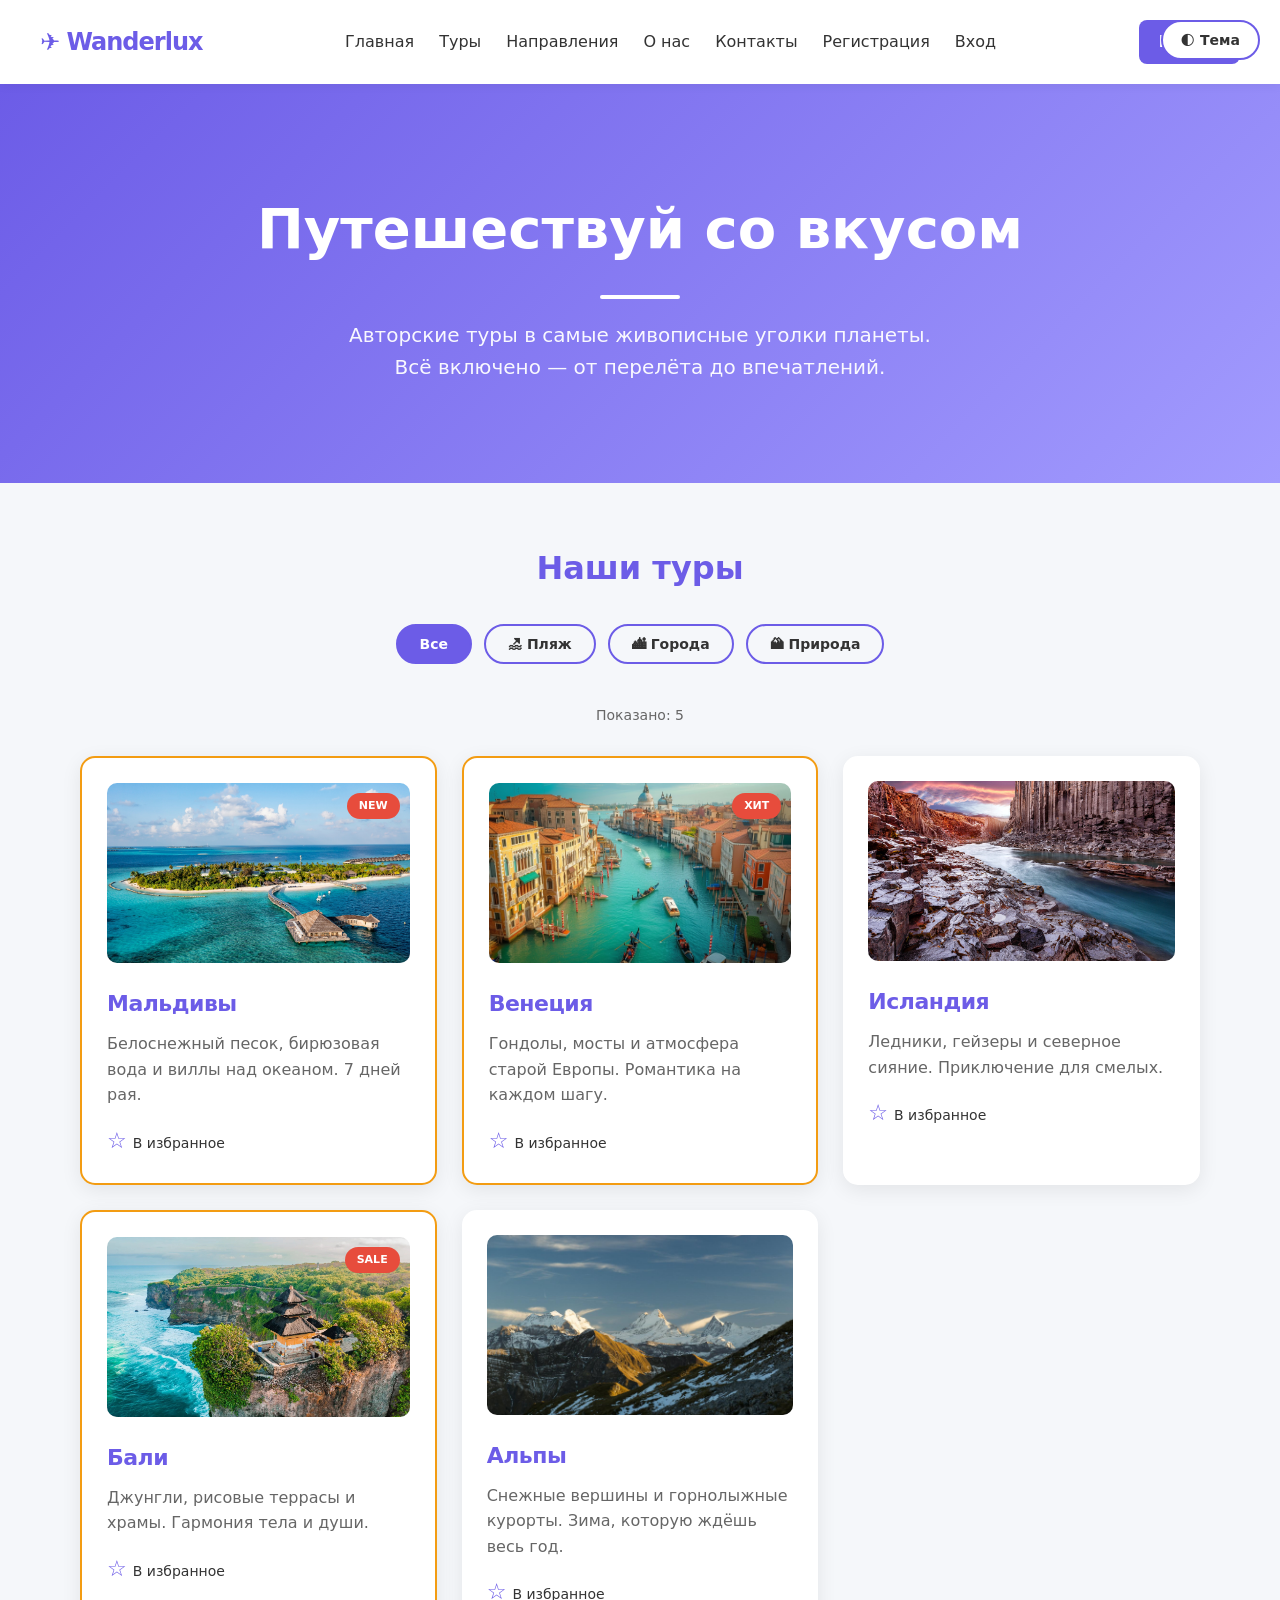
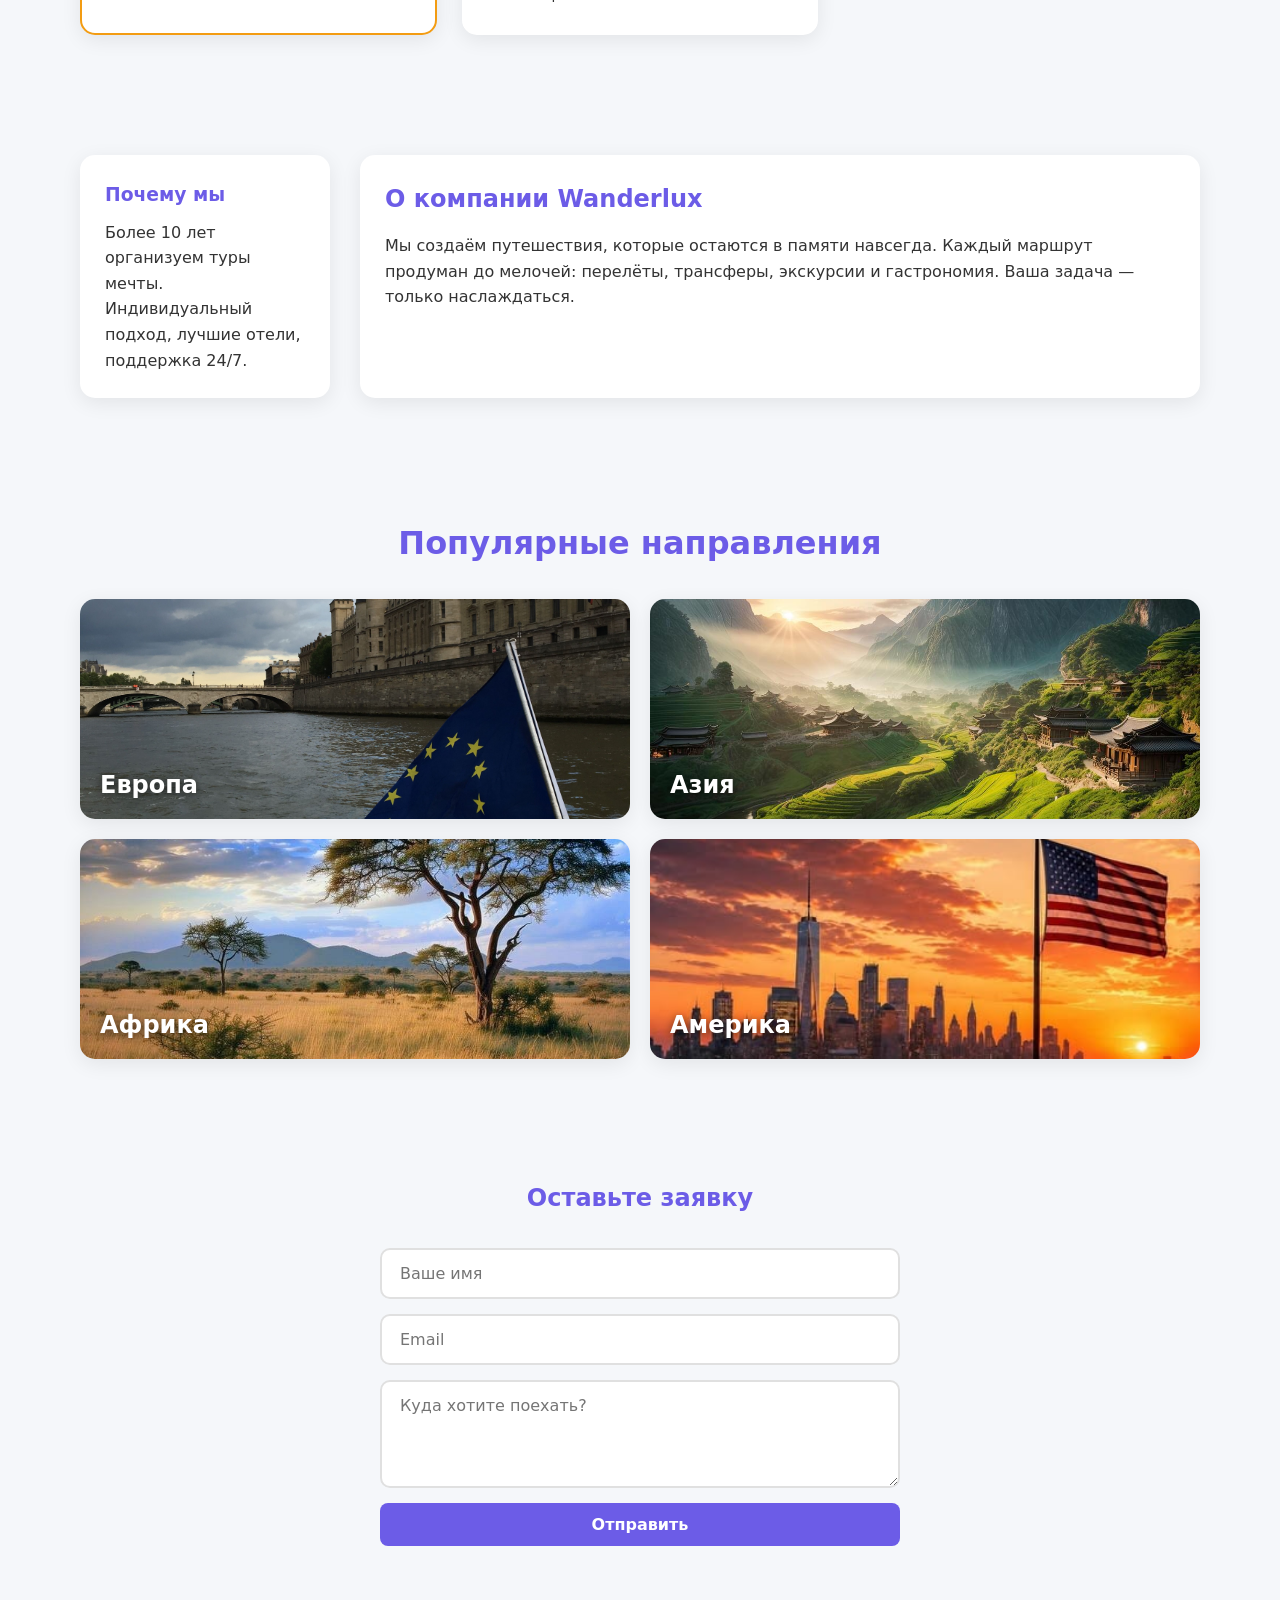
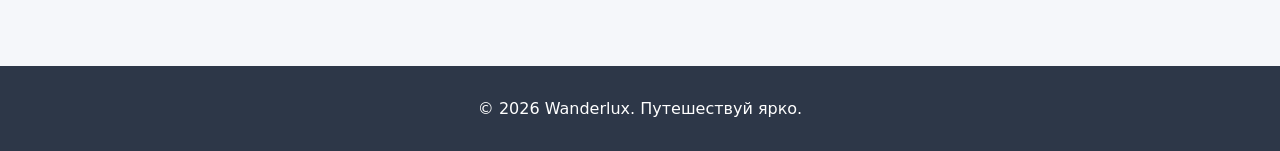
<file: index.html>
<!DOCTYPE html>
<html lang="ru">
<head>
  <meta charset="UTF-8">
  <meta name="viewport" content="width=device-width, initial-scale=1.0">
  <title>Wanderlux — туры, которые меняют тебя</title>
  <link rel="stylesheet" href="style.css">
</head>
<body>

  <!-- Кнопка переключения темы -->
  <button class="theme-toggle" id="themeBtn" aria-label="Переключить тему">🌓 Тема</button>

  <!-- ШАПКА -->
  <header class="site-header">
    <a href="index.html" class="logo">✈️ Wanderlux</a>

    <nav class="main-nav">
      <a href="#home">Главная</a>
      <a href="#tours">Туры</a>
      <a href="#projects">Направления</a>
      <a href="#about">О нас</a>
      <a href="#contact">Контакты</a>
      <a href="register.html">Регистрация</a>
      <a href="login.html">Вход</a>
    </nav>

    <a href="register.html" class="header-btn btn" style="text-decoration: none;">Начать</a>

    <!-- Кнопка-бургер -->
    <button class="burger" id="burgerBtn" aria-label="Открыть меню">
      <span></span>
      <span></span>
      <span></span>
    </button>
  </header>

  <!-- ОВЕРЛЕЙ -->
  <div class="overlay" id="overlay"></div>

  <!-- МОБИЛЬНОЕ МЕНЮ -->
  <nav class="mobile-nav" id="mobileNav">
    <a href="#home">Главная</a>
    <a href="#tours">Туры</a>
    <a href="#projects">Направления</a>
    <a href="#about">О нас</a>
    <a href="#contact">Контакты</a>
    <a href="register.html">Регистрация</a>
    <a href="login.html">Вход</a>
    <a href="register.html" class="mobile-btn">Начать</a>
  </nav>

  <!-- ГЕРОЙ -->
  <section class="hero" id="home">
    <h1>Путешествуй со вкусом</h1>
    <p>Авторские туры в самые живописные уголки планеты. Всё включено — от перелёта до впечатлений.</p>
  </section>

  <!-- ФИЛЬТРЫ И КАРТОЧКИ -->
  <section class="tours" id="tours">
    <h2>Наши туры</h2>

    <div class="filters">
      <button class="filter-btn active" data-filter="all">Все</button>
      <button class="filter-btn" data-filter="beach">🏖 Пляж</button>
      <button class="filter-btn" data-filter="city">🏙 Города</button>
      <button class="filter-btn" data-filter="nature">🏔 Природа</button>
    </div>

    <p class="filter-count">Показано: <span id="filterCount">0</span></p>

    <div class="cards-section">
      <article class="card" data-category="beach">
        <span class="badge">NEW</span>
        <img src="11111111.jpg" alt="Мальдивы">
        <h3>Мальдивы</h3>
        <p>Белоснежный песок, бирюзовая вода и виллы над океаном. 7 дней рая.</p>
        <label class="fav"><input type="checkbox"><span>В избранное</span></label>
      </article>
      <article class="card" data-category="city">
        <span class="badge">ХИТ</span>
        <img src="22222222.jpg" alt="Венеция">
        <h3>Венеция</h3>
        <p>Гондолы, мосты и атмосфера старой Европы. Романтика на каждом шагу.</p>
        <label class="fav"><input type="checkbox"><span>В избранное</span></label>
      </article>
      <article class="card" data-category="nature">
        <img src="33333333.jpg" alt="Исландия">
        <h3>Исландия</h3>
        <p>Ледники, гейзеры и северное сияние. Приключение для смелых.</p>
        <label class="fav"><input type="checkbox"><span>В избранное</span></label>
      </article>
      <article class="card" data-category="beach">
        <span class="badge">SALE</span>
        <img src="44444444.jpg" alt="Бали">
        <h3>Бали</h3>
        <p>Джунгли, рисовые террасы и храмы. Гармония тела и души.</p>
        <label class="fav"><input type="checkbox"><span>В избранное</span></label>
      </article>
      <article class="card" data-category="nature">
        <img src="55555555.jpg" alt="Альпы">
        <h3>Альпы</h3>
        <p>Снежные вершины и горнолыжные курорты. Зима, которую ждёшь весь год.</p>
        <label class="fav"><input type="checkbox"><span>В избранное</span></label>
      </article>
    </div>
  </section>

  <!-- САЙДБАР + КОНТЕНТ -->
  <section class="layout" id="about">
    <aside class="sidebar">
      <h3>Почему мы</h3>
      <p>Более 10 лет организуем туры мечты. Индивидуальный подход, лучшие отели, поддержка 24/7.</p>
    </aside>
    <main class="content">
      <h2>О компании Wanderlux</h2>
      <p>Мы создаём путешествия, которые остаются в памяти навсегда. Каждый маршрут продуман до мелочей: перелёты, трансферы, экскурсии и гастрономия. Ваша задача — только наслаждаться.</p>
    </main>
  </section>

  <!-- НАПРАВЛЕНИЯ -->
  <section class="projects-section" id="projects">
    <h2>Популярные направления</h2>
    <div class="projects-grid">
      <div class="project-card"><img src="666.jpg" alt="Европа"><h3>Европа</h3></div>
      <div class="project-card"><img src="777.jpg" alt="Азия"><h3>Азия</h3></div>
      <div class="project-card"><img src="888.jpg" alt="Африка"><h3>Африка</h3></div>
      <div class="project-card"><img src="999.jpg" alt="Америка"><h3>Америка</h3></div>
    </div>
  </section>

  <!-- ФОРМА -->
  <section class="form-section" id="contact">
    <h2>Оставьте заявку</h2>
    <form>
      <input type="text" placeholder="Ваше имя" required>
      <input type="email" placeholder="Email" required>
      <textarea placeholder="Куда хотите поехать?" rows="4"></textarea>
      <button type="submit" class="btn">Отправить</button>
    </form>
  </section>

  <!-- ПОДВАЛ -->
  <footer>
    <p>© 2026 Wanderlux. Путешествуй ярко.</p>
  </footer>

  <!-- КНОПКА НАВЕРХ -->
  <button class="scroll-top" id="scrollTopBtn" aria-label="Наверх">↑</button>

  <script src="script.js"></script>
</body>
</html>
</file>
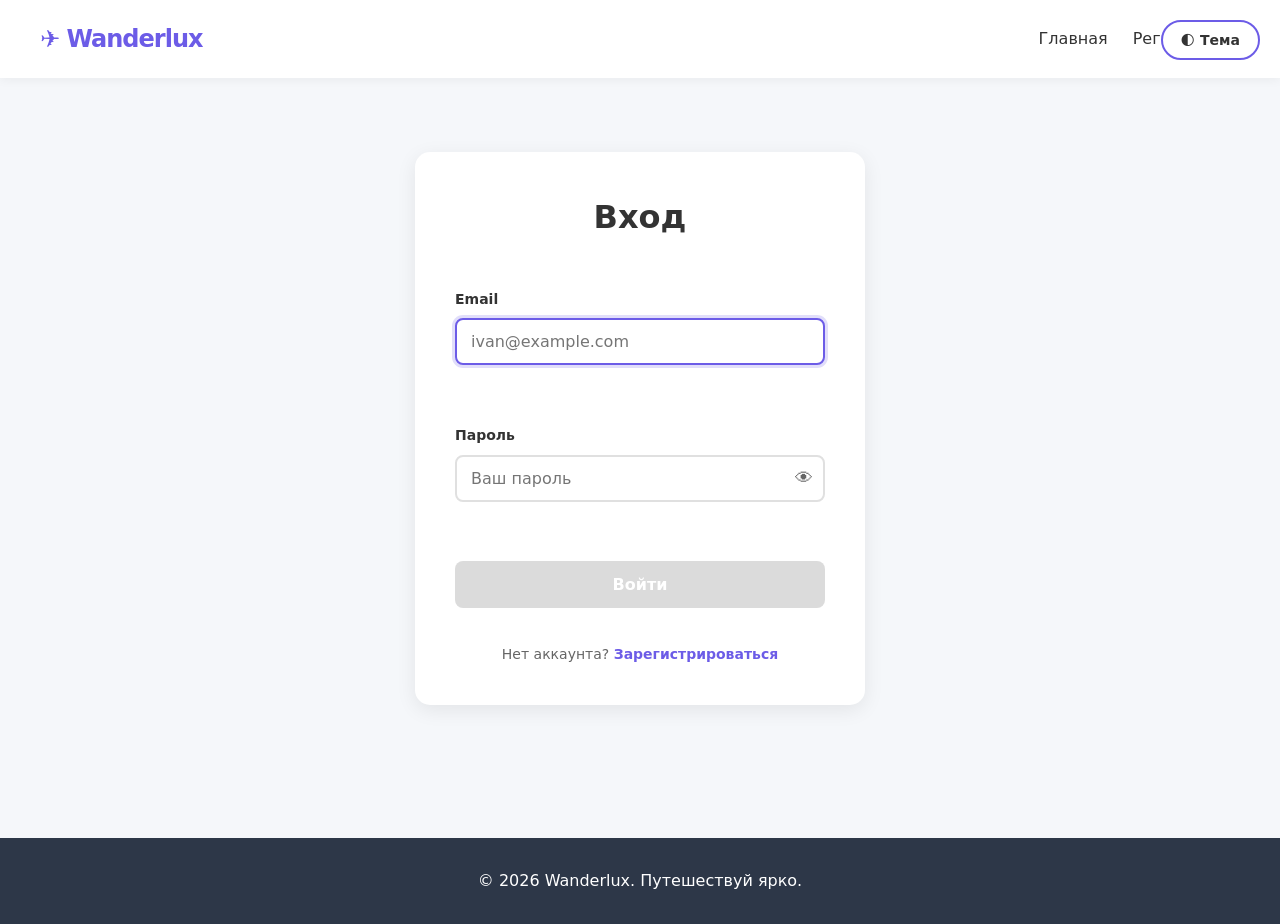
<file: login.html>
<!DOCTYPE html>
<html lang="ru">
<head>
  <meta charset="UTF-8">
  <meta name="viewport" content="width=device-width, initial-scale=1.0">
  <title>Вход – Wanderlux</title>
  <link rel="stylesheet" href="style.css">
  <link rel="stylesheet" href="register.css">
</head>
<body>

  <button class="theme-toggle" id="themeBtn" aria-label="Переключить тему">🌓 Тема</button>

  <header class="site-header">
    <a href="index.html" class="logo">✈️ Wanderlux</a>
    <nav class="main-nav">
      <a href="index.html">Главная</a>
      <a href="register.html">Регистрация</a>
    </nav>
  </header>

  <main class="register-main">
    <form class="register-form" id="loginForm" novalidate>
      <h1>Вход</h1>

      <div class="form-group">
        <label for="email">Email</label>
        <input type="email" id="email" placeholder="ivan@example.com" autocomplete="email" autofocus>
        <small class="error" id="emailError"></small>
      </div>

      <div class="form-group">
        <label for="password">Пароль</label>
        <div class="password-wrapper">
          <input type="password" id="password" placeholder="Ваш пароль" autocomplete="current-password">
          <button type="button" class="toggle-password" id="togglePasswordBtn">👁</button>
        </div>
        <small class="error" id="passwordError"></small>
      </div>

      <button type="submit" class="submit-btn" id="submitBtn" disabled>
        <span class="btn-text">Войти</span>
        <span class="btn-spinner"></span>
      </button>

      <p class="form-footer">
        Нет аккаунта? <a href="register.html">Зарегистрироваться</a>
      </p>
    </form>
  </main>

  <div class="modal-overlay" id="successModal">
    <div class="modal">
      <div class="modal-icon">🔓</div>
      <h2>Успешный вход!</h2>
      <p>С возвращением в Wanderlux.</p>
      <button class="modal-btn" id="modalClose">Продолжить</button>
    </div>
  </div>

  <footer><p>© 2026 Wanderlux. Путешествуй ярко.</p></footer>

  <script src="script.js"></script>
  <script src="login.js"></script>
</body>
</html>
</file>
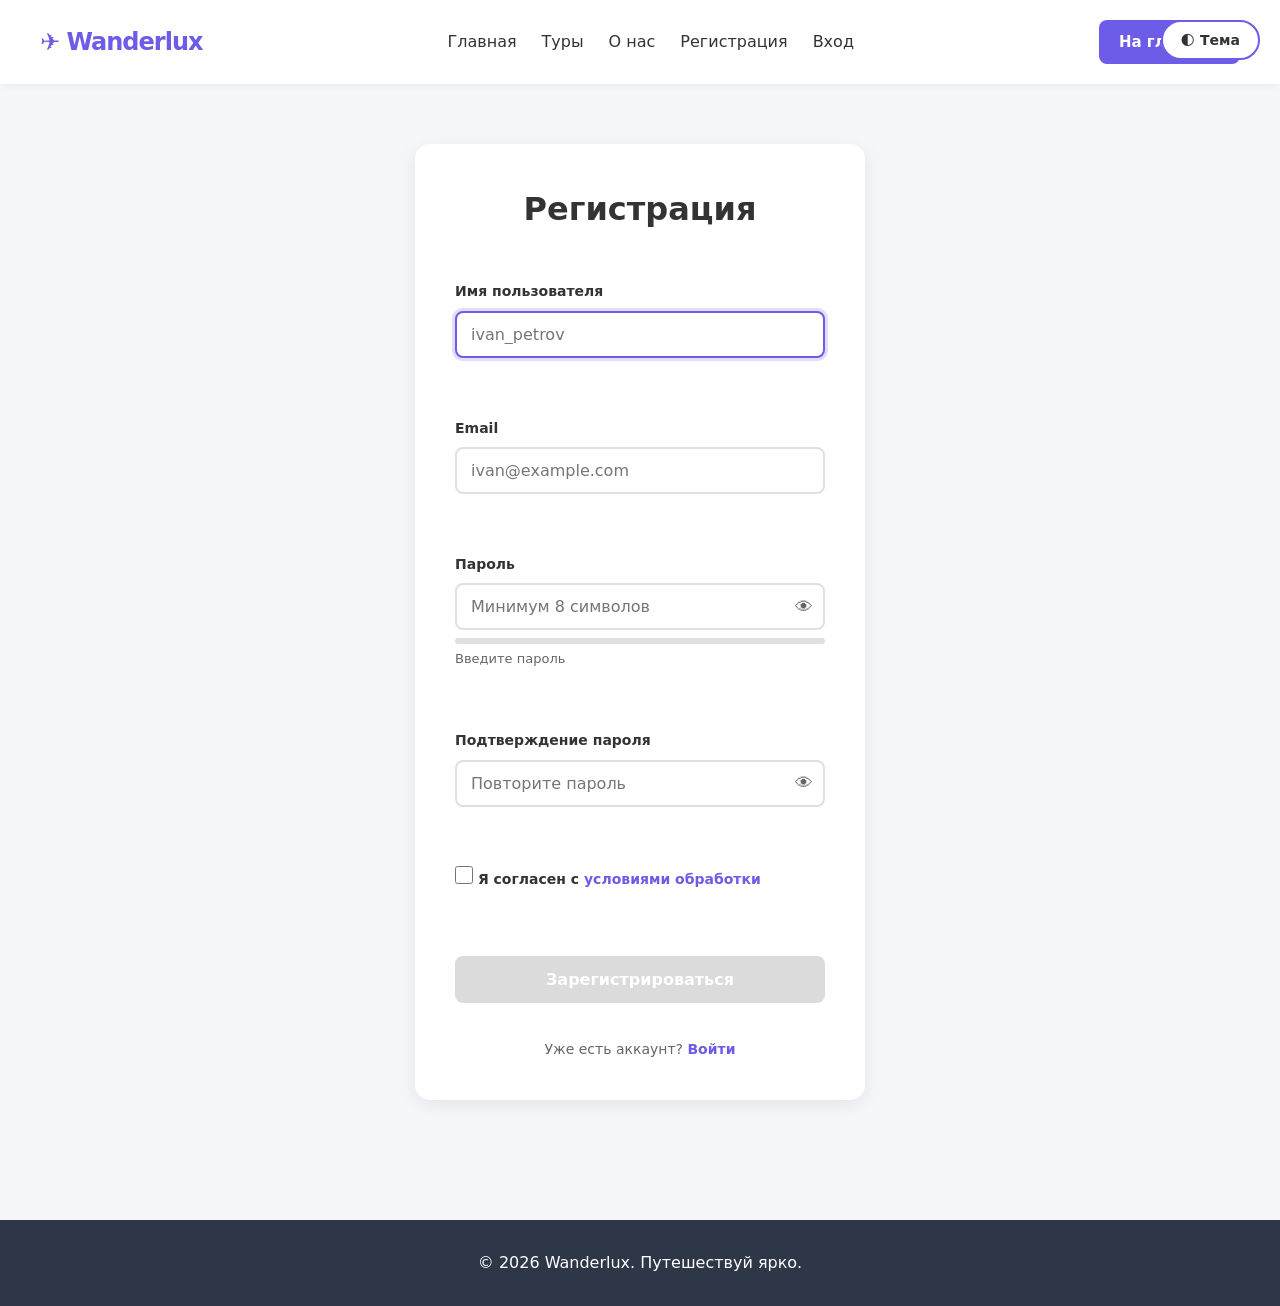
<file: register.html>
<!DOCTYPE html>
<html lang="ru">
<head>
  <meta charset="UTF-8">
  <meta name="viewport" content="width=device-width, initial-scale=1.0">
  <title>Регистрация – Wanderlux</title>
  <link rel="stylesheet" href="style.css">
  <link rel="stylesheet" href="register.css">
</head>
<body>

  <button class="theme-toggle" id="themeBtn" aria-label="Переключить тему">🌓 Тема</button>

  <!-- ШАПКА -->
  <header class="site-header">
    <a href="index.html" class="logo">✈️ Wanderlux</a>
    <nav class="main-nav">
      <a href="index.html#home">Главная</a>
      <a href="index.html#tours">Туры</a>
      <a href="index.html#about">О нас</a>
      <a href="register.html">Регистрация</a>
      <a href="login.html">Вход</a>
    </nav>
    <a href="index.html" class="header-btn btn" style="text-decoration: none;">На главную</a>
    <button class="burger" id="burgerBtn" aria-label="Открыть меню">
      <span></span><span></span><span></span>
    </button>
  </header>

  <div class="overlay" id="overlay"></div>

  <nav class="mobile-nav" id="mobileNav">
    <a href="index.html#home">Главная</a>
    <a href="index.html#tours">Туры</a>
    <a href="register.html">Регистрация</a>
    <a href="login.html">Вход</a>
  </nav>

  <!-- ФОРМА РЕГИСТРАЦИИ -->
  <main class="register-main">
    <form class="register-form" id="registerForm" novalidate>
      <h1>Регистрация</h1>

      <!-- ЗАДАНИЕ 1: Автофокус (autofocus) -->
      <div class="form-group">
        <label for="username">Имя пользователя</label>
        <input type="text" id="username" placeholder="ivan_petrov" autocomplete="username" autofocus>
        <small class="error" id="usernameError"></small>
      </div>

      <div class="form-group">
        <label for="email">Email</label>
        <input type="email" id="email" placeholder="ivan@example.com" autocomplete="email">
        <small class="error" id="emailError"></small>
      </div>

      <!-- ЗАДАНИЕ 3: Индикатор силы пароля -->
      <div class="form-group">
        <label for="password">Пароль</label>
        <div class="password-wrapper">
          <input type="password" id="password" placeholder="Минимум 8 символов" autocomplete="new-password">
          <button type="button" class="toggle-password" id="togglePasswordBtn">👁</button>
        </div>
        <div class="strength-bar">
          <div class="strength-fill" id="strengthFill"></div>
        </div>
        <p class="strength-text" id="strengthText">Введите пароль</p>
        <small class="error" id="passwordError"></small>
      </div>

      <div class="form-group">
        <label for="confirm">Подтверждение пароля</label>
        <div class="password-wrapper">
          <input type="password" id="confirm" placeholder="Повторите пароль" autocomplete="new-password">
          <button type="button" class="toggle-password" id="toggleConfirmBtn">👁</button>
        </div>
        <small class="error" id="confirmError"></small>
      </div>

      <!-- ЗАДАНИЕ 2: Чекбокс согласия -->
      <div class="form-group checkbox-group">
        <label class="checkbox-label">
          <input type="checkbox" id="terms">
          <span>Я согласен с <a href="#">условиями обработки</a></span>
        </label>
        <small class="error" id="termsError"></small>
      </div>

      <!-- ЗАДАНИЕ 7: Кнопка со спиннером -->
      <button type="submit" class="submit-btn" id="submitBtn" disabled>
        <span class="btn-text">Зарегистрироваться</span>
        <span class="btn-spinner"></span>
      </button>

      <p class="form-footer">
        Уже есть аккаунт? <a href="login.html">Войти</a>
      </p>
    </form>
  </main>

  <!-- ЗАДАНИЕ 6: Модальное окно успеха -->
  <div class="modal-overlay" id="successModal">
    <div class="modal">
      <div class="modal-icon">✅</div>
      <h2>Регистрация успешна!</h2>
      <p>Добро пожаловать на борт Wanderlux.</p>
      <button class="modal-btn" id="modalClose">Продолжить</button>
    </div>
  </div>
  <footer><p>© 2026 Wanderlux. Путешествуй ярко.</p></footer>

  <script src="script.js"></script>
  <script src="register.js"></script>
</body>
</html>
</file>
<file: style.css>
/* ============ ПЕРЕМЕННЫЕ ============ */
:root {
  --primary: #6c5ce7;
  --primary-dark: #5a4bd1;
  --accent: #e74c3c;
  --bg: #f5f7fa;
  --card-bg: #ffffff;
  --text: #333;
  --text-muted: #666;
  --border: #e0e0e0;
  --radius: 15px;
  --shadow: 0 5px 20px rgba(0, 0, 0, 0.08);
  --transition: 0.3s ease;
}

body.dark {
  --bg: #1a202c;
  --card-bg: #2d3748;
  --text: #e2e8f0;
  --text-muted: #a0aec0;
  --border: #4a5568;
}

/* ============ БАЗА ============ */
* { margin: 0; padding: 0; box-sizing: border-box; }
html { scroll-behavior: smooth; }
body {
  font-family: system-ui, Arial, sans-serif;
  line-height: 1.6;
  background: var(--bg);
  color: var(--text);
  transition: background 0.3s, color 0.3s;
}

/* ============ КНОПКА ТЕМЫ ============ */
.theme-toggle {
  position: fixed;
  top: 20px;
  right: 20px;
  padding: 10px 18px;
  background: var(--card-bg);
  color: var(--text);
  border: 2px solid var(--primary);
  border-radius: 50px;
  font-size: 14px;
  font-weight: 600;
  cursor: pointer;
  z-index: 1001;
  transition: background 0.3s, color 0.3s, transform 0.2s;
  font-family: inherit;
}
.theme-toggle:hover { background: var(--primary); color: white; transform: translateY(-2px); }
.theme-toggle:active { transform: scale(0.95); }

/* ============ ШАПКА ============ */
.site-header {
  position: sticky;
  top: 0;
  z-index: 100;
  display: flex;
  justify-content: space-between;
  align-items: center;
  padding: 20px 40px;
  background: var(--card-bg);
  box-shadow: 0 2px 10px rgba(0, 0, 0, 0.05);
  transition: background 0.3s;
}
.logo { font-size: 24px; font-weight: 800; color: var(--primary); text-decoration: none; letter-spacing: -1px; }
.main-nav { display: flex; gap: 25px; }
.main-nav a { text-decoration: none; color: var(--text); font-weight: 500; transition: color var(--transition); }
.main-nav a:hover { color: var(--primary); }

/* ============ КНОПКИ ============ */
.btn {
  padding: 12px 24px;
  background: var(--primary);
  color: white;
  border: none;
  border-radius: 8px;
  font-size: 16px;
  font-weight: 600;
  cursor: pointer;
  transition: background 0.3s, transform 0.2s;
  font-family: inherit;
}
.btn:hover { background: var(--primary-dark); transform: translateY(-2px); }
.btn:active { transform: translateY(0) scale(0.95); }
.header-btn { padding: 10px 20px; font-size: 15px; }

/* ============ БУРГЕР ============ */
.burger { display: none; flex-direction: column; justify-content: space-between; width: 30px; height: 24px; background: none; border: none; cursor: pointer; padding: 0; z-index: 1001; }
.burger span { display: block; width: 100%; height: 3px; background: var(--text); border-radius: 3px; transition: transform 0.3s, opacity 0.3s; }
.burger.active span:nth-child(1) { transform: translateY(10px) rotate(45deg); }
.burger.active span:nth-child(2) { opacity: 0; }
.burger.active span:nth-child(3) { transform: translateY(-10px) rotate(-45deg); }

/* ============ МОБИЛЬНОЕ МЕНЮ ============ */
.mobile-nav {
  position: fixed; top: 0; right: -100%; width: 80%; max-width: 320px; height: 100vh;
  background: var(--card-bg); display: flex; flex-direction: column; justify-content: center; align-items: center;
  gap: 30px; padding: 40px; box-shadow: -10px 0 30px rgba(0, 0, 0, 0.1);
  transition: right 0.4s ease; z-index: 1000;
}
.mobile-nav.open { right: 0; }
.mobile-nav a { font-size: 20px; font-weight: 600; color: var(--text); text-decoration: none; transition: color 0.3s, transform 0.3s; }
.mobile-nav a:hover { color: var(--primary); transform: translateX(5px); }
.mobile-btn { margin-top: 20px; padding: 14px 32px; background: var(--primary); color: white !important; border-radius: 50px; }
.mobile-btn:hover { filter: brightness(0.9); }

/* ============ ОВЕРЛЕЙ ============ */
.overlay {
  position: fixed; top: 0; left: 0; width: 100%; height: 100%;
  background: rgba(0, 0, 0, 0.5); opacity: 0; visibility: hidden;
  transition: opacity 0.3s, visibility 0.3s; z-index: 999;
}
.overlay.active { opacity: 1; visibility: visible; }

/* ============ ГЕРОЙ ============ */
.hero { text-align: center; padding: 100px 20px; background: linear-gradient(135deg, #6c5ce7, #a29bfe); color: white; }
.hero h1 { font-size: clamp(28px, 5vw, 56px); font-weight: 800; margin-bottom: 20px; position: relative; padding-bottom: 25px; }
.hero h1::after { content: ""; position: absolute; bottom: 0; left: 50%; transform: translateX(-50%); width: 80px; height: 4px; background: white; border-radius: 2px; }
.hero p { font-size: clamp(16px, 2vw, 20px); max-width: 600px; margin: 0 auto; opacity: 0.95; }

/* ============ ФИЛЬТРЫ ============ */
.tours { max-width: 1200px; margin: 0 auto; padding: 60px 40px 0; }
.tours h2 { font-size: clamp(22px, 3vw, 32px); color: var(--primary); text-align: center; margin-bottom: 30px; }
.filters { display: flex; justify-content: center; flex-wrap: wrap; gap: 12px; margin-bottom: 40px; padding: 0 20px; }
.filter-btn { padding: 10px 22px; background: transparent; color: var(--text); border: 2px solid var(--primary); border-radius: 50px; font-size: 14px; font-weight: 600; cursor: pointer; transition: background 0.3s, color 0.3s, transform 0.2s; font-family: inherit; }
.filter-btn:hover { background: var(--primary); color: white; transform: translateY(-2px); }
.filter-btn.active { background: var(--primary); color: white; }
.card-hidden { display: none; }
.filter-count { text-align: center; color: var(--text-muted); margin-bottom: 30px; font-size: 14px; }

/* ============ КАРТОЧКИ ТУРОВ ============ */
.cards-section { display: grid; grid-template-columns: repeat(auto-fit, minmax(280px, 1fr)); gap: 25px; padding-bottom: 60px; }
.card { position: relative; overflow: hidden; background: var(--card-bg); padding: 25px; border-radius: var(--radius); box-shadow: var(--shadow); transition: transform 0.3s ease, box-shadow 0.3s ease, background 0.3s; animation: fadeUp 0.6s ease forwards; opacity: 0; }
.card:nth-child(1) { animation-delay: 0.1s; }
.card:nth-child(2) { animation-delay: 0.2s; }
.card:nth-child(3) { animation-delay: 0.3s; }
.card:nth-child(4) { animation-delay: 0.4s; }
.card:nth-child(5) { animation-delay: 0.5s; }
.card:hover { transform: translateY(-8px); box-shadow: 0 15px 40px rgba(0, 0, 0, 0.15); }
.card img { width: 100%; height: 180px; object-fit: cover; border-radius: 10px; margin-bottom: 15px; }
.card h3 { color: var(--primary); margin-bottom: 10px; font-size: clamp(18px, 2vw, 22px); letter-spacing: -0.5px; }
.card p { color: var(--text-muted); margin-bottom: 15px; }
.badge { position: absolute; top: 35px; right: 35px; padding: 4px 12px; background: var(--accent); color: white; font-size: 11px; font-weight: 700; border-radius: 20px; text-transform: uppercase; z-index: 2; }
.card:has(.badge) { border: 2px solid #f39c12; }
.fav { display: flex; align-items: center; gap: 8px; cursor: pointer; font-size: 14px; }
.fav input { display: none; }
.fav span::before { content: "☆"; font-size: 22px; color: var(--primary); margin-right: 6px; display: inline-block; transition: transform var(--transition); }
.fav input:checked + span::before { content: "★"; transform: scale(1.2); }

/* ============ САЙДБАР + КОНТЕНТ ============ */
.layout { display: grid; grid-template-columns: 250px 1fr; gap: 30px; padding: 60px 40px; max-width: 1200px; margin: 0 auto; }
.sidebar, .content { background: var(--card-bg); padding: 25px; border-radius: var(--radius); box-shadow: var(--shadow); transition: background 0.3s; }
.sidebar h3 { color: var(--primary); margin-bottom: 10px; }
.content h2 { color: var(--primary); margin-bottom: 15px; }

/* ============ НАПРАВЛЕНИЯ ============ */
.projects-section { padding: 60px 40px; max-width: 1200px; margin: 0 auto; }
.projects-section h2 { font-size: clamp(22px, 3vw, 32px); margin-bottom: 30px; color: var(--primary); text-align: center; }
.projects-grid { display: grid; grid-template-columns: repeat(2, 1fr); gap: 20px; }
.project-card { position: relative; overflow: hidden; border-radius: var(--radius); box-shadow: var(--shadow); transition: transform var(--transition); }
.project-card:hover { transform: scale(1.03); }
.project-card img { width: 100%; height: 220px; object-fit: cover; display: block; }
.project-card h3 { position: absolute; bottom: 15px; left: 20px; color: white; font-size: 24px; text-shadow: 0 2px 10px rgba(0,0,0,0.6); }

/* ============ ФОРМА (главная) ============ */
.form-section { max-width: 600px; margin: 0 auto; padding: 60px 40px; }
.form-section h2 { text-align: center; margin-bottom: 30px; color: var(--primary); }
form { display: flex; flex-direction: column; gap: 15px; }
form input, form textarea { padding: 14px 18px; border: 2px solid var(--border); border-radius: 10px; background: var(--card-bg); color: var(--text); font-size: 16px; font-family: inherit; transition: border 0.3s, box-shadow 0.3s, background 0.3s, color 0.3s; }
form input:focus, form textarea:focus { outline: none; border-color: var(--primary); box-shadow: 0 0 0 4px rgba(108, 92, 231, 0.15); }

/* ============ ПОДВАЛ ============ */
footer { display: flex; justify-content: center; align-items: center; padding: 30px; background: #2d3748; color: white; margin-top: 60px; }

/* ============ КНОПКА НАВЕРХ ============ */
.scroll-top { position: fixed; bottom: 30px; right: 30px; width: 55px; height: 55px; background: var(--primary); color: white; border: none; border-radius: 50%; display: flex; justify-content: center; align-items: center; font-size: 24px; font-weight: bold; cursor: pointer; box-shadow: 0 5px 20px rgba(108, 92, 231, 0.5); z-index: 999; opacity: 0; visibility: hidden; transition: opacity 0.3s, visibility 0.3s, transform 0.3s, background 0.3s; font-family: inherit; }
.scroll-top.visible { opacity: 1; visibility: visible; }
.scroll-top:hover { filter: brightness(0.9); transform: translateY(-5px) scale(1.05); }
.scroll-top:active { transform: scale(0.95); }

/* ============ АНИМАЦИИ ============ */
@keyframes fadeUp { from { opacity: 0; transform: translateY(30px); } to { opacity: 1; transform: translateY(0); } }

/* ============ МЕДИА ============ */
@media (max-width: 768px) {
  .burger { display: flex; }
  .main-nav { display: none; }
  .header-btn { display: none; }
  .site-header { padding: 15px 20px; }
  .theme-toggle { top: 12px; right: 70px; padding: 8px 14px; font-size: 13px; }
}
@media (min-width: 769px) {
  .mobile-nav { display: none; }
}
@media (max-width: 900px) {
  .layout { grid-template-columns: 1fr; }
  .projects-grid { grid-template-columns: 1fr; }
}
@media (max-width: 600px) {
  .cards-section { padding-bottom: 40px; }
  .hero { padding: 60px 20px; }
  .tours { padding: 40px 20px 0; }
}
</file>
<file: register.css>
/* ==========================================
   СТИЛИ ДЛЯ СТРАНИЦЫ РЕГИСТРАЦИИ
   ========================================== */

.register-main {
  display: flex;
  justify-content: center;
  align-items: center;
  min-height: calc(100vh - 200px);
  padding: 60px 20px;
  background: var(--bg, #f5f7fa);
  transition: background 0.3s;
}

.register-form {
  width: 100%;
  max-width: 450px;
  padding: 40px;
  background: var(--card-bg, #ffffff);
  border-radius: var(--radius, 15px);
  box-shadow: var(--shadow, 0 5px 20px rgba(0, 0, 0, 0.1));
  transition: background 0.3s;
}

.register-form h1 {
  text-align: center;
  margin-bottom: 30px;
  color: var(--text, #333);
  font-size: clamp(24px, 4vw, 32px);
}

.form-group {
  margin-bottom: 20px;
}

.form-group label {
  display: block;
  margin-bottom: 8px;
  font-weight: 600;
  color: var(--text, #333);
  font-size: 14px;
}

.form-group input {
  width: 100%;
  padding: 12px 14px;
  border: 2px solid var(--border, #ddd);
  border-radius: 8px;
  font-size: 16px;
  font-family: inherit;
  background: var(--card-bg, #fff);
  color: var(--text, #333);
  transition: border-color 0.3s, box-shadow 0.3s;
}

.form-group input:focus {
  outline: none;
  border-color: var(--primary, #667eea);
  box-shadow: 0 0 0 3px rgba(108, 92, 231, 0.2);
}

/* Обертка для пароля */
.password-wrapper { position: relative; }
.password-wrapper input { padding-right: 45px; }
.toggle-password {
  position: absolute; right: 12px; top: 50%; transform: translateY(-50%);
  background: none; border: none; cursor: pointer; font-size: 18px; opacity: 0.6; transition: opacity 0.2s;
}
.toggle-password:hover { opacity: 1; }

/* Состояния поля */
.form-group input.error { border-color: #e74c3c; }
.form-group input.error:focus { box-shadow: 0 0 0 3px rgba(231, 76, 60, 0.2); }
.form-group input.success { border-color: #27ae60; }

.error {
  display: block; color: #e74c3c; font-size: 13px; margin-top: 6px; min-height: 18px;
}

/* ЗАДАНИЕ 2: Чекбокс */
.checkbox-group { margin-bottom: 25px; }
.checkbox-label {
  display: flex; align-items: center; gap: 10px; cursor: pointer; font-weight: normal; font-size: 14px; color: var(--text);
}
.checkbox-label input {
  width: 18px; height: 18px; margin: 0; cursor: pointer; accent-color: var(--primary, #667eea);
}
.checkbox-label a { color: var(--primary, #667eea); text-decoration: none; }

/* ЗАДАНИЕ 3: Шкала пароля */
.strength-bar {
  height: 6px; background: var(--border, #eee); border-radius: 3px; overflow: hidden; margin-top: 8px;
}
.strength-fill {
  height: 100%; width: 0; transition: width 0.3s, background 0.3s;
}
.strength-text { font-size: 13px; margin-top: 5px; color: var(--text-muted, #999); }

/* Кнопка */
.submit-btn {
  width: 100%; padding: 14px;
  background: var(--primary, #667eea); color: white; border: none; border-radius: 8px;
  font-size: 16px; font-weight: 600; cursor: pointer; font-family: inherit;
  transition: background 0.3s, transform 0.2s;
  display: flex; justify-content: center; align-items: center; gap: 10px;
}
.submit-btn:hover:not(:disabled) { background: var(--primary-dark, #5a4bd1); transform: translateY(-2px); }
.submit-btn:active:not(:disabled) { transform: scale(0.98); }
.submit-btn:disabled { background: #ccc; cursor: not-allowed; opacity: 0.7; }

/* ЗАДАНИЕ 7: Спиннер в кнопке */
.btn-spinner {
  display: none; width: 18px; height: 18px;
  border: 2px solid rgba(255, 255, 255, 0.4); border-top-color: white; border-radius: 50%;
  animation: spin 0.8s linear infinite;
}
@keyframes spin { to { transform: rotate(360deg); } }
.submit-btn.loading .btn-text { display: none; }
.submit-btn.loading .btn-spinner { display: block; }

/* Подвал формы */
.form-footer { text-align: center; margin-top: 20px; color: var(--text-muted, #666); font-size: 14px; }
.form-footer a { color: var(--primary, #667eea); text-decoration: none; font-weight: 600; }
.form-footer a:hover { text-decoration: underline; }

/* ЗАДАНИЕ 6: Модальное окно */
.modal-overlay {
    position: fixed; top: 0; left: 0; width: 100%; height: 100%;
  background: rgba(0, 0, 0, 0.5); display: flex; justify-content: center; align-items: center;
  z-index: 2000; opacity: 0; visibility: hidden; transition: opacity 0.3s, visibility 0.3s;
}
.modal-overlay.active { opacity: 1; visibility: visible; }
.modal {
  background: var(--card-bg, white); padding: 40px; border-radius: 20px;
  text-align: center; max-width: 400px; transform: scale(0.8); transition: transform 0.3s;
  box-shadow: 0 10px 30px rgba(0,0,0,0.2);
}
.modal-overlay.active .modal { transform: scale(1); }
.modal-icon { font-size: 60px; margin-bottom: 15px; }
.modal h2 { margin-bottom: 10px; color: var(--text, #333); }
.modal p { color: var(--text-muted, #666); margin-bottom: 25px; }
.modal-btn {
  padding: 12px 30px; background: var(--primary, #667eea); color: white;
  border: none; border-radius: 8px; font-size: 16px; font-weight: 600; cursor: pointer;
}
.modal-btn:hover { filter: brightness(0.9); }

@media (max-width: 480px) { .register-form { padding: 25px; } }
</file>
